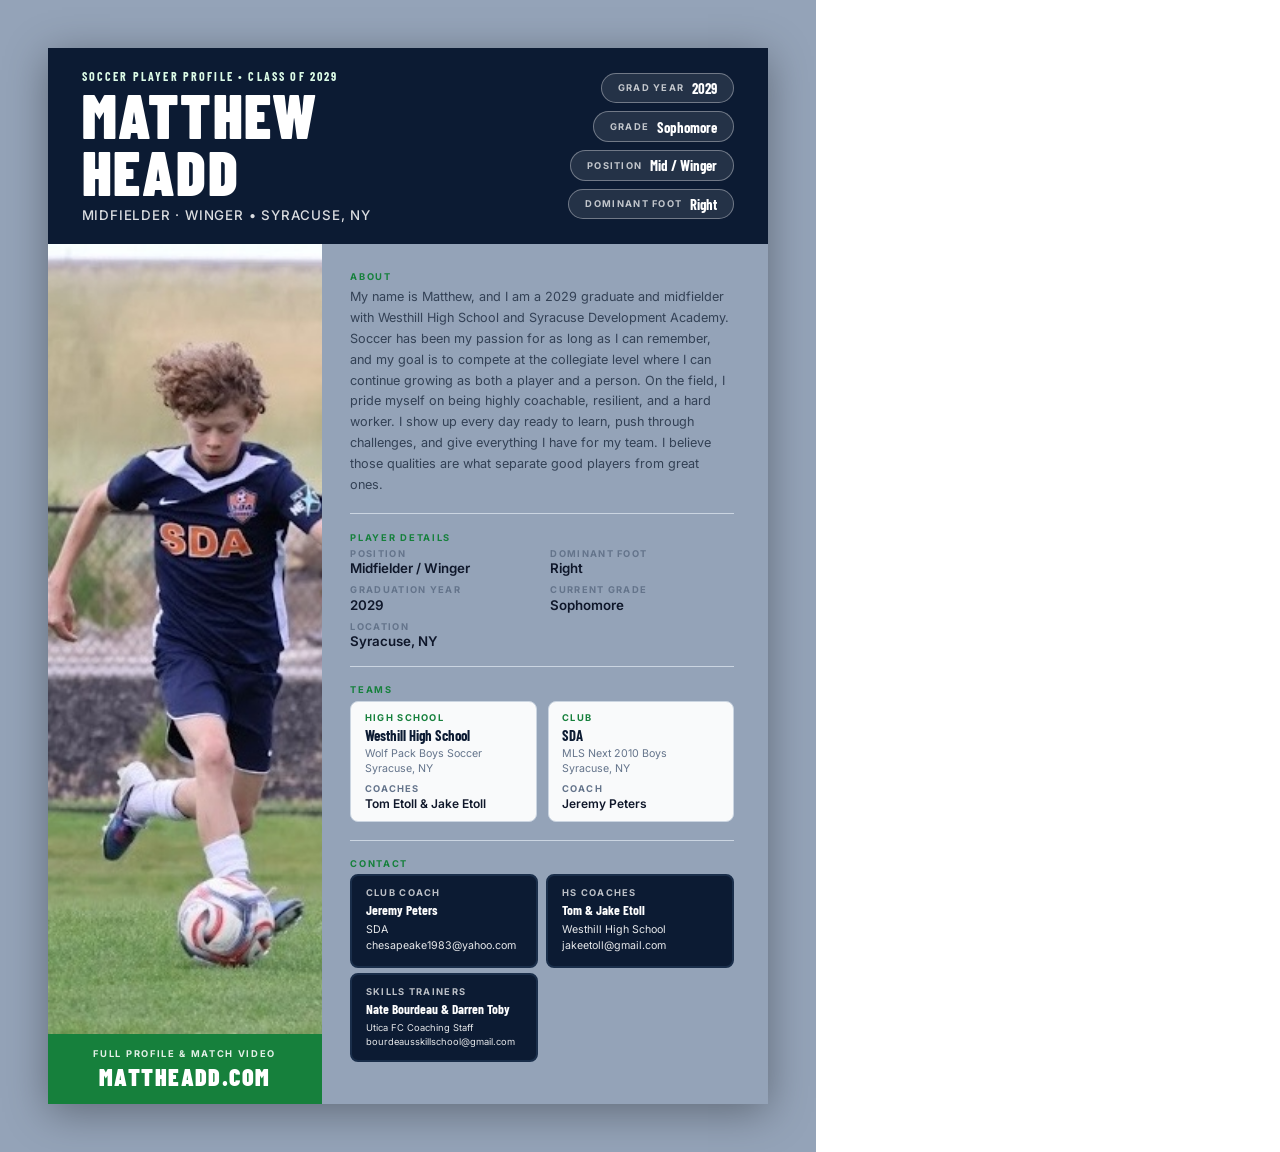
<file: player.html>
<!DOCTYPE html>
<html lang="en">
<head>
  <meta charset="UTF-8" />
  <meta name="viewport" content="width=device-width, initial-scale=1.0" />
  <title>Matthew Headd — Soccer Player Profile</title>
  <link rel="icon" type="image/svg+xml" href="favicon.svg" />
  <link rel="preconnect" href="https://fonts.googleapis.com" />
  <link rel="preconnect" href="https://fonts.gstatic.com" crossorigin />
  <link href="https://fonts.googleapis.com/css2?family=Inter:wght@400;500;600;700&family=Barlow+Condensed:wght@600;700;800;900&display=swap" rel="stylesheet" />
  <style>
    /* -----------------------------------------------------------------------
       Page setup — letter size, no browser margins
    ----------------------------------------------------------------------- */
    @page {
      size: letter portrait;
      margin: 0;
    }

    * { box-sizing: border-box; margin: 0; padding: 0; }

    :root {
      --navy:        #0C1B33;
      --navy-mid:    #1A2E4A;
      --green:       #16803C;
      --green-light: #DCFCE7;
      --white:       #FFFFFF;
      --gray-50:     #F9FAFB;
      --gray-100:    #F1F5F9;
      --gray-300:    #CBD5E1;
      --gray-500:    #64748B;
      --gray-700:    #334155;
      --gray-900:    #0F172A;

      --font-h: 'Barlow Condensed', sans-serif;
      --font-b: 'Inter', sans-serif;

      /* All dimensions in inches so layout is predictable when printing */
      --page-w: 8.5in;
      --page-h: 11in;
      --pad:    0.35in;
    }

    html, body {
      width:  var(--page-w);
      height: var(--page-h);
      font-family: var(--font-b);
      color: var(--gray-900);
      background: var(--white);
      -webkit-print-color-adjust: exact;
      print-color-adjust: exact;
    }

    /* -----------------------------------------------------------------------
       Page wrapper — fixed letter dimensions
    ----------------------------------------------------------------------- */
    .page {
      width:  var(--page-w);
      height: var(--page-h);
      display: flex;
      flex-direction: column;
      overflow: hidden;
    }

    /* -----------------------------------------------------------------------
       Header band
    ----------------------------------------------------------------------- */
    .header {
      background: var(--navy);
      padding: 0.22in var(--pad);
      display: flex;
      align-items: center;
      justify-content: space-between;
      gap: 0.2in;
      flex-shrink: 0;
    }

    .header-left { flex: 1; }

    .header-eyebrow {
      font-family: var(--font-h);
      font-size: 9pt;
      font-weight: 700;
      letter-spacing: 0.18em;
      text-transform: uppercase;
      color: var(--green-light);
      margin-bottom: 3pt;
    }

    .header-name {
      font-family: var(--font-h);
      font-size: 46pt;
      font-weight: 900;
      text-transform: uppercase;
      letter-spacing: 0.02em;
      line-height: 0.92;
      color: var(--white);
    }

    .header-sub {
      font-size: 10pt;
      font-weight: 500;
      color: rgba(255,255,255,0.85);
      margin-top: 5pt;
      letter-spacing: 0.06em;
      text-transform: uppercase;
    }

    /* Stat pills on the right of the header */
    .header-stats {
      display: flex;
      flex-direction: column;
      gap: 6pt;
      align-items: flex-end;
      flex-shrink: 0;
    }

    .stat-pill {
      display: flex;
      align-items: center;
      gap: 6pt;
      background: rgba(255,255,255,0.1);
      border: 1px solid rgba(255,255,255,0.35);
      border-radius: 100pt;
      padding: 4pt 12pt;
    }

    .stat-pill__label {
      font-size: 7pt;
      font-weight: 700;
      letter-spacing: 0.14em;
      text-transform: uppercase;
      color: rgba(255,255,255,0.72);
    }

    .stat-pill__value {
      font-family: var(--font-h);
      font-size: 11pt;
      font-weight: 700;
      color: var(--white);
    }

    /* -----------------------------------------------------------------------
       Body: two-column layout
    ----------------------------------------------------------------------- */
    .body {
      flex: 1;
      display: grid;
      grid-template-columns: 2.85in 1fr;
      min-height: 0;
    }

    /* -----------------------------------------------------------------------
       Left column — photos + website callout
    ----------------------------------------------------------------------- */
    .col-left {
      display: flex;
      flex-direction: column;
      background: var(--gray-100);
      overflow: hidden;
    }

    .photo-main {
      flex: 1;
      overflow: hidden;
      min-height: 0;
    }

    .photo-main img {
      width: 100%;
      height: 100%;
      object-fit: cover;
      object-position: center 20%;
      display: block;
    }

    .website-callout {
      flex-shrink: 0;
      background: var(--green);
      padding: 0.14in var(--pad);
      display: flex;
      flex-direction: column;
      align-items: center;
      gap: 2pt;
    }

    .website-callout__label {
      font-size: 7pt;
      font-weight: 700;
      letter-spacing: 0.18em;
      text-transform: uppercase;
      color: rgba(255,255,255,0.88);
    }

    .website-callout__domain {
      font-family: var(--font-h);
      font-size: 18pt;
      font-weight: 900;
      text-transform: uppercase;
      letter-spacing: 0.06em;
      color: var(--white);
    }

    /* -----------------------------------------------------------------------
       Right column — all text content
    ----------------------------------------------------------------------- */
    .col-right {
      padding: 0.28in var(--pad) 0.22in 0.3in;
      display: flex;
      flex-direction: column;
      gap: 0.18in;
      overflow: hidden;
    }

    /* Section label */
    .section-label {
      font-size: 7pt;
      font-weight: 700;
      letter-spacing: 0.18em;
      text-transform: uppercase;
      color: var(--green);
      margin-bottom: 4pt;
    }

    /* Bio */
    .bio-text {
      font-size: 9.5pt;
      line-height: 1.65;
      color: var(--gray-700);
    }

    /* Divider */
    .divider {
      height: 1px;
      background: var(--gray-300);
      flex-shrink: 0;
    }

    /* Player details grid */
    .details-grid {
      display: grid;
      grid-template-columns: repeat(2, 1fr);
      gap: 6pt 12pt;
    }

    .detail-item { display: flex; flex-direction: column; gap: 1pt; }

    .detail-item__label {
      font-size: 7pt;
      font-weight: 700;
      letter-spacing: 0.14em;
      text-transform: uppercase;
      color: var(--gray-500);
    }

    .detail-item__value {
      font-size: 10pt;
      font-weight: 600;
      color: var(--gray-900);
    }

    /* Teams */
    .teams-row {
      display: grid;
      grid-template-columns: repeat(2, 1fr);
      gap: 8pt;
    }

    .team-block {
      background: var(--gray-50);
      border: 1pt solid var(--gray-300);
      border-radius: 6pt;
      padding: 8pt 10pt;
    }

    .team-block__type {
      font-size: 7pt;
      font-weight: 700;
      letter-spacing: 0.14em;
      text-transform: uppercase;
      color: var(--green);
      margin-bottom: 3pt;
    }

    .team-block__name {
      font-family: var(--font-h);
      font-size: 11pt;
      font-weight: 700;
      color: var(--navy);
      line-height: 1.15;
      margin-bottom: 2pt;
    }

    .team-block__detail {
      font-size: 8pt;
      color: var(--gray-500);
      line-height: 1.4;
    }

    .team-block__coach-label {
      font-size: 7pt;
      font-weight: 700;
      letter-spacing: 0.12em;
      text-transform: uppercase;
      color: var(--gray-500);
      margin-top: 5pt;
      margin-bottom: 1pt;
    }

    .team-block__coach {
      font-size: 9pt;
      font-weight: 600;
      color: var(--gray-900);
    }

    /* Contact */
    .contact-row {
      display: grid;
      grid-template-columns: repeat(2, minmax(0, 1fr));
      gap: 6pt;
    }

    .contact-block {
      background: var(--navy);
      border: 1.5pt solid var(--navy-mid);
      border-radius: 6pt;
      padding: 8pt 10pt;
      min-width: 0;
    }

    .contact-block__label {
      font-size: 7pt;
      font-weight: 700;
      letter-spacing: 0.14em;
      text-transform: uppercase;
      color: rgba(255,255,255,0.72);
      margin-bottom: 3pt;
    }

    .contact-block__name {
      font-family: var(--font-h);
      font-size: 10pt;
      font-weight: 700;
      color: var(--white);
      line-height: 1.2;
      margin-bottom: 3pt;
    }

    .contact-block__value {
      font-size: 8pt;
      color: rgba(255,255,255,0.9);
      line-height: 1.55;
      overflow-wrap: break-word;
      word-break: break-word;
    }

    /* -----------------------------------------------------------------------
       Print overrides
    ----------------------------------------------------------------------- */
    @media print {
      html, body {
        width:  var(--page-w);
        height: var(--page-h);
      }

      .page {
        width:  var(--page-w);
        height: var(--page-h);
      }

      a { text-decoration: none; color: inherit; }

      /* B&W fallbacks: ensure all white text on dark backgrounds stays fully
         opaque so it isn't lost when the printer desaturates colors.        */
      .stat-pill__label,
      .contact-block__label { color: rgba(255,255,255,0.88) !important; }

      .header-sub { color: rgba(255,255,255,0.9) !important; }

      /* Give contact blocks a solid outline so they read as distinct boxes
         even if the navy background prints lighter on some B&W printers.   */
      .contact-block { border: 1.5pt solid #000 !important; }

      /* Give the website callout bar a top border for structural clarity.  */
      .website-callout { border-top: 3pt solid #000; }
    }

    /* -----------------------------------------------------------------------
       Screen preview — center the page on a gray background
    ----------------------------------------------------------------------- */
    @media screen {
      body {
        background: #94a3b8;
        display: flex;
        align-items: flex-start;
        justify-content: center;
        padding: 0.5in;
        min-height: 100vh;
        height: auto;
        width: auto;
      }

      .page {
        box-shadow: 0 8px 40px rgba(0,0,0,0.35);
      }
    }
  </style>
</head>
<body>
<div class="page">

  <!-- Header -->
  <header class="header">
    <div class="header-left">
      <p class="header-eyebrow">Soccer Player Profile &bull; Class of 2029</p>
      <h1 class="header-name">Matthew<br>Headd</h1>
      <p class="header-sub">Midfielder &middot; Winger &bull; Syracuse, NY</p>
    </div>
    <div class="header-stats">
      <div class="stat-pill">
        <span class="stat-pill__label">Grad Year</span>
        <span class="stat-pill__value">2029</span>
      </div>
      <div class="stat-pill">
        <span class="stat-pill__label">Grade</span>
        <span class="stat-pill__value"> Sophomore</span>
      </div>
      <div class="stat-pill">
        <span class="stat-pill__label">Position</span>
        <span class="stat-pill__value">Mid / Winger</span>
      </div>
      <div class="stat-pill">
        <span class="stat-pill__label">Dominant Foot</span>
        <span class="stat-pill__value">Right</span>
      </div>
    </div>
  </header>

  <!-- Body -->
  <div class="body">

    <!-- Left: photos + website -->
    <div class="col-left">
      <div class="photo-main">
        <img src="images/IMG_6256.jpeg" alt="Matthew Headd in match action" />
      </div>
      <div class="website-callout">
        <span class="website-callout__label">Full Profile &amp; Match Video</span>
        <span class="website-callout__domain">mattheadd.com</span>
      </div>
    </div>

    <!-- Right: all text -->
    <div class="col-right">

      <!-- Bio -->
      <div>
        <p class="section-label">About</p>
        <p class="bio-text">
          My name is Matthew, and I am a 2029 graduate and midfielder with Westhill High School
          and Syracuse Development Academy. Soccer has been my passion for as long as I can remember,
          and my goal is to compete at the collegiate level where I can continue growing as both a
          player and a person. On the field, I pride myself on being highly coachable, resilient,
          and a hard worker. I show up every day ready to learn, push through challenges, and give
          everything I have for my team. I believe those qualities are what separate good players
          from great ones.
        </p>
      </div>

      <div class="divider"></div>

      <!-- Player details -->
      <div>
        <p class="section-label">Player Details</p>
        <div class="details-grid">
          <div class="detail-item">
            <span class="detail-item__label">Position</span>
            <span class="detail-item__value">Midfielder / Winger</span>
          </div>
          <div class="detail-item">
            <span class="detail-item__label">Dominant Foot</span>
            <span class="detail-item__value">Right</span>
          </div>
          <div class="detail-item">
            <span class="detail-item__label">Graduation Year</span>
            <span class="detail-item__value">2029</span>
          </div>
          <div class="detail-item">
            <span class="detail-item__label">Current Grade</span>
            <span class="detail-item__value"> Sophomore</span>
          </div>
          <div class="detail-item">
            <span class="detail-item__label">Location</span>
            <span class="detail-item__value">Syracuse, NY</span>
          </div>
        </div>
      </div>

      <div class="divider"></div>

      <!-- Teams -->
      <div>
        <p class="section-label">Teams</p>
        <div class="teams-row">
          <div class="team-block">
            <p class="team-block__type">High School</p>
            <p class="team-block__name">Westhill High School</p>
            <p class="team-block__detail">Wolf Pack Boys Soccer<br/> Syracuse, NY</p>
            <p class="team-block__coach-label">Coaches</p>
            <p class="team-block__coach">Tom Etoll &amp; Jake Etoll</p>
          </div>
          <div class="team-block">
            <p class="team-block__type">Club</p>
            <p class="team-block__name">SDA</p>
            <p class="team-block__detail">MLS Next 2010 Boys <br/> Syracuse, NY</p>
            <p class="team-block__coach-label">Coach</p>
            <p class="team-block__coach">Jeremy Peters</p>
          </div>
        </div>
      </div>

      <div class="divider"></div>

      <!-- Contact -->
      <div>
        <p class="section-label">Contact</p>
        <div class="contact-row">
          <div class="contact-block">
            <p class="contact-block__label">Club Coach</p>
            <p class="contact-block__name">Jeremy Peters</p>
            <p class="contact-block__value">SDA<br/>chesapeake1983@yahoo.com</p>
          </div>
          <div class="contact-block">
            <p class="contact-block__label">HS Coaches</p>
            <p class="contact-block__name">Tom &amp; Jake Etoll</p>
            <p class="contact-block__value">Westhill High School<br>jakeetoll@gmail.com</p>
          </div>
        </div>
        <p class="section-label"></p>
        <div class="contact-row">
                    <div class="contact-block">
            <p class="contact-block__label">Skills Trainers</p>
            <p class="contact-block__name">Nate Bourdeau &amp; Darren Toby</p>
            <p class="contact-block__value" style="font-size: 7pt;">Utica FC Coaching Staff<br/>bourdeausskillschool@gmail.com</p>
          </div>
        </div>
      </div>

    </div><!-- /col-right -->
  </div><!-- /body -->

</div><!-- /page -->
</body>
</html>
</file>
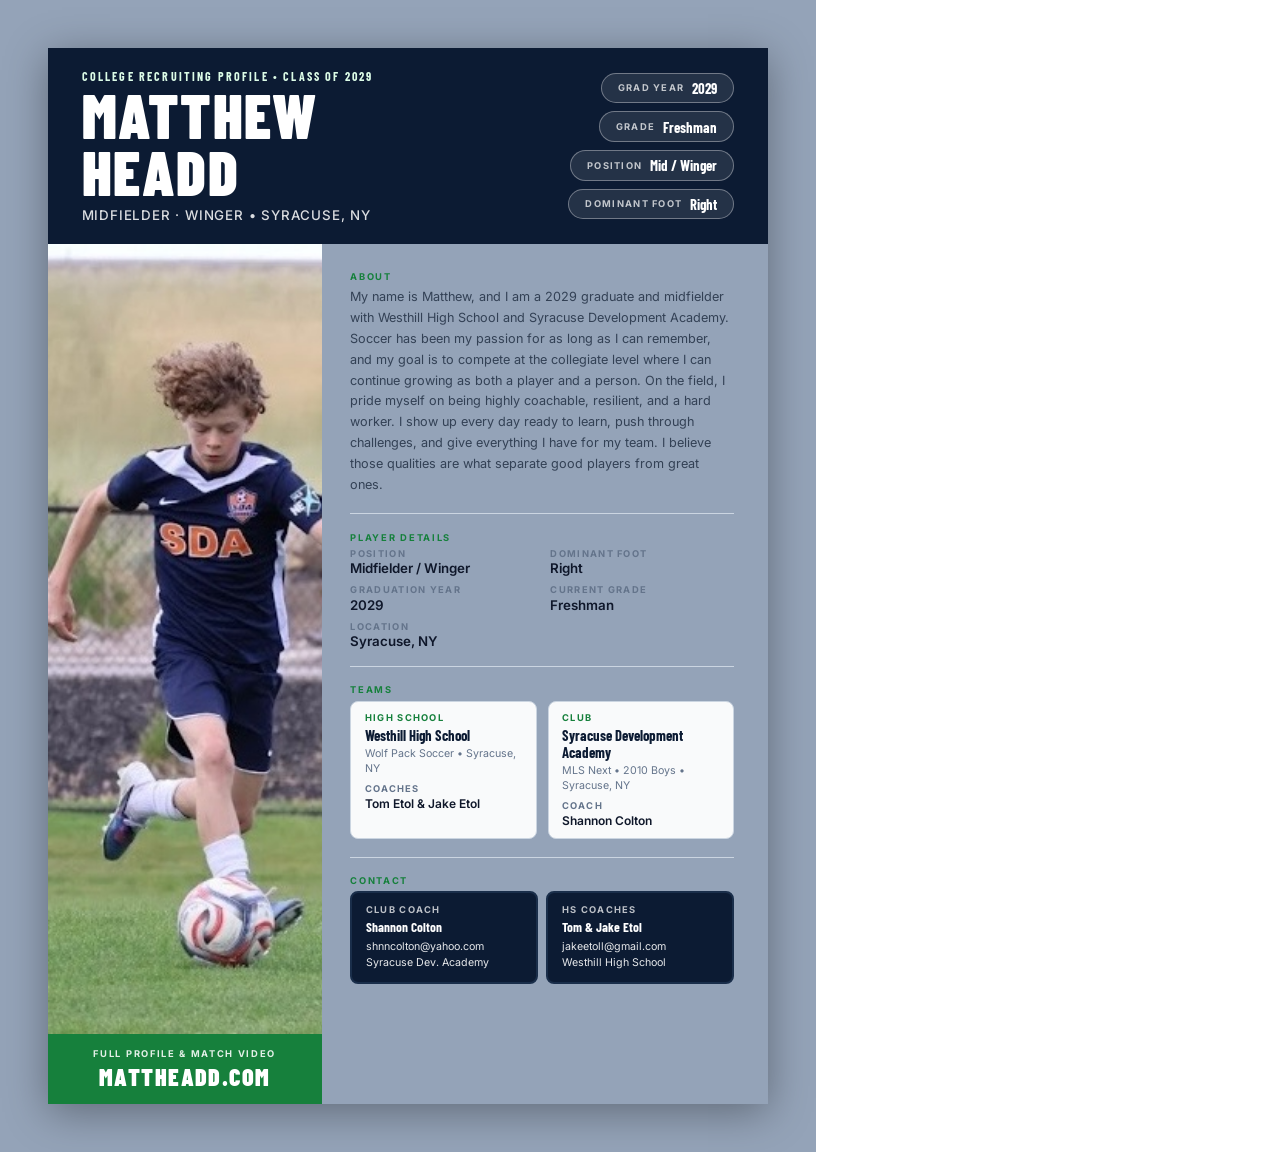
<file: recruit.html>
<!DOCTYPE html>
<html lang="en">
<head>
  <meta charset="UTF-8" />
  <meta name="viewport" content="width=device-width, initial-scale=1.0" />
  <title>Matthew Headd — Recruiting Profile</title>
  <link rel="preconnect" href="https://fonts.googleapis.com" />
  <link rel="preconnect" href="https://fonts.gstatic.com" crossorigin />
  <link href="https://fonts.googleapis.com/css2?family=Inter:wght@400;500;600;700&family=Barlow+Condensed:wght@600;700;800;900&display=swap" rel="stylesheet" />
  <style>
    /* -----------------------------------------------------------------------
       Page setup — letter size, no browser margins
    ----------------------------------------------------------------------- */
    @page {
      size: letter portrait;
      margin: 0;
    }

    * { box-sizing: border-box; margin: 0; padding: 0; }

    :root {
      --navy:        #0C1B33;
      --navy-mid:    #1A2E4A;
      --green:       #16803C;
      --green-light: #DCFCE7;
      --white:       #FFFFFF;
      --gray-50:     #F9FAFB;
      --gray-100:    #F1F5F9;
      --gray-300:    #CBD5E1;
      --gray-500:    #64748B;
      --gray-700:    #334155;
      --gray-900:    #0F172A;

      --font-h: 'Barlow Condensed', sans-serif;
      --font-b: 'Inter', sans-serif;

      /* All dimensions in inches so layout is predictable when printing */
      --page-w: 8.5in;
      --page-h: 11in;
      --pad:    0.35in;
    }

    html, body {
      width:  var(--page-w);
      height: var(--page-h);
      font-family: var(--font-b);
      color: var(--gray-900);
      background: var(--white);
      -webkit-print-color-adjust: exact;
      print-color-adjust: exact;
    }

    /* -----------------------------------------------------------------------
       Page wrapper — fixed letter dimensions
    ----------------------------------------------------------------------- */
    .page {
      width:  var(--page-w);
      height: var(--page-h);
      display: flex;
      flex-direction: column;
      overflow: hidden;
    }

    /* -----------------------------------------------------------------------
       Header band
    ----------------------------------------------------------------------- */
    .header {
      background: var(--navy);
      padding: 0.22in var(--pad);
      display: flex;
      align-items: center;
      justify-content: space-between;
      gap: 0.2in;
      flex-shrink: 0;
    }

    .header-left { flex: 1; }

    .header-eyebrow {
      font-family: var(--font-h);
      font-size: 9pt;
      font-weight: 700;
      letter-spacing: 0.18em;
      text-transform: uppercase;
      color: var(--green-light);
      margin-bottom: 3pt;
    }

    .header-name {
      font-family: var(--font-h);
      font-size: 46pt;
      font-weight: 900;
      text-transform: uppercase;
      letter-spacing: 0.02em;
      line-height: 0.92;
      color: var(--white);
    }

    .header-sub {
      font-size: 10pt;
      font-weight: 500;
      color: rgba(255,255,255,0.85);
      margin-top: 5pt;
      letter-spacing: 0.06em;
      text-transform: uppercase;
    }

    /* Stat pills on the right of the header */
    .header-stats {
      display: flex;
      flex-direction: column;
      gap: 6pt;
      align-items: flex-end;
      flex-shrink: 0;
    }

    .stat-pill {
      display: flex;
      align-items: center;
      gap: 6pt;
      background: rgba(255,255,255,0.1);
      border: 1px solid rgba(255,255,255,0.35);
      border-radius: 100pt;
      padding: 4pt 12pt;
    }

    .stat-pill__label {
      font-size: 7pt;
      font-weight: 700;
      letter-spacing: 0.14em;
      text-transform: uppercase;
      color: rgba(255,255,255,0.72);
    }

    .stat-pill__value {
      font-family: var(--font-h);
      font-size: 11pt;
      font-weight: 700;
      color: var(--white);
    }

    /* -----------------------------------------------------------------------
       Body: two-column layout
    ----------------------------------------------------------------------- */
    .body {
      flex: 1;
      display: grid;
      grid-template-columns: 2.85in 1fr;
      min-height: 0;
    }

    /* -----------------------------------------------------------------------
       Left column — photos + website callout
    ----------------------------------------------------------------------- */
    .col-left {
      display: flex;
      flex-direction: column;
      background: var(--gray-100);
      overflow: hidden;
    }

    .photo-main {
      flex: 1;
      overflow: hidden;
      min-height: 0;
    }

    .photo-main img {
      width: 100%;
      height: 100%;
      object-fit: cover;
      object-position: center 20%;
      display: block;
    }

    .website-callout {
      flex-shrink: 0;
      background: var(--green);
      padding: 0.14in var(--pad);
      display: flex;
      flex-direction: column;
      align-items: center;
      gap: 2pt;
    }

    .website-callout__label {
      font-size: 7pt;
      font-weight: 700;
      letter-spacing: 0.18em;
      text-transform: uppercase;
      color: rgba(255,255,255,0.88);
    }

    .website-callout__domain {
      font-family: var(--font-h);
      font-size: 18pt;
      font-weight: 900;
      text-transform: uppercase;
      letter-spacing: 0.06em;
      color: var(--white);
    }

    /* -----------------------------------------------------------------------
       Right column — all text content
    ----------------------------------------------------------------------- */
    .col-right {
      padding: 0.28in var(--pad) 0.22in 0.3in;
      display: flex;
      flex-direction: column;
      gap: 0.18in;
      overflow: hidden;
    }

    /* Section label */
    .section-label {
      font-size: 7pt;
      font-weight: 700;
      letter-spacing: 0.18em;
      text-transform: uppercase;
      color: var(--green);
      margin-bottom: 4pt;
    }

    /* Bio */
    .bio-text {
      font-size: 9.5pt;
      line-height: 1.65;
      color: var(--gray-700);
    }

    /* Divider */
    .divider {
      height: 1px;
      background: var(--gray-300);
      flex-shrink: 0;
    }

    /* Player details grid */
    .details-grid {
      display: grid;
      grid-template-columns: repeat(2, 1fr);
      gap: 6pt 12pt;
    }

    .detail-item { display: flex; flex-direction: column; gap: 1pt; }

    .detail-item__label {
      font-size: 7pt;
      font-weight: 700;
      letter-spacing: 0.14em;
      text-transform: uppercase;
      color: var(--gray-500);
    }

    .detail-item__value {
      font-size: 10pt;
      font-weight: 600;
      color: var(--gray-900);
    }

    /* Teams */
    .teams-row {
      display: grid;
      grid-template-columns: repeat(2, 1fr);
      gap: 8pt;
    }

    .team-block {
      background: var(--gray-50);
      border: 1pt solid var(--gray-300);
      border-radius: 6pt;
      padding: 8pt 10pt;
    }

    .team-block__type {
      font-size: 7pt;
      font-weight: 700;
      letter-spacing: 0.14em;
      text-transform: uppercase;
      color: var(--green);
      margin-bottom: 3pt;
    }

    .team-block__name {
      font-family: var(--font-h);
      font-size: 11pt;
      font-weight: 700;
      color: var(--navy);
      line-height: 1.15;
      margin-bottom: 2pt;
    }

    .team-block__detail {
      font-size: 8pt;
      color: var(--gray-500);
      line-height: 1.4;
    }

    .team-block__coach-label {
      font-size: 7pt;
      font-weight: 700;
      letter-spacing: 0.12em;
      text-transform: uppercase;
      color: var(--gray-500);
      margin-top: 5pt;
      margin-bottom: 1pt;
    }

    .team-block__coach {
      font-size: 9pt;
      font-weight: 600;
      color: var(--gray-900);
    }

    /* Contact */
    .contact-row {
      display: grid;
      grid-template-columns: repeat(2, minmax(0, 1fr));
      gap: 6pt;
    }

    .contact-block {
      background: var(--navy);
      border: 1.5pt solid var(--navy-mid);
      border-radius: 6pt;
      padding: 8pt 10pt;
      min-width: 0;
    }

    .contact-block__label {
      font-size: 7pt;
      font-weight: 700;
      letter-spacing: 0.14em;
      text-transform: uppercase;
      color: rgba(255,255,255,0.72);
      margin-bottom: 3pt;
    }

    .contact-block__name {
      font-family: var(--font-h);
      font-size: 10pt;
      font-weight: 700;
      color: var(--white);
      line-height: 1.2;
      margin-bottom: 3pt;
    }

    .contact-block__value {
      font-size: 8pt;
      color: rgba(255,255,255,0.9);
      line-height: 1.55;
      overflow-wrap: break-word;
      word-break: break-word;
    }

    /* -----------------------------------------------------------------------
       Print overrides
    ----------------------------------------------------------------------- */
    @media print {
      html, body {
        width:  var(--page-w);
        height: var(--page-h);
      }

      .page {
        width:  var(--page-w);
        height: var(--page-h);
      }

      a { text-decoration: none; color: inherit; }

      /* B&W fallbacks: ensure all white text on dark backgrounds stays fully
         opaque so it isn't lost when the printer desaturates colors.        */
      .stat-pill__label,
      .contact-block__label { color: rgba(255,255,255,0.88) !important; }

      .header-sub { color: rgba(255,255,255,0.9) !important; }

      /* Give contact blocks a solid outline so they read as distinct boxes
         even if the navy background prints lighter on some B&W printers.   */
      .contact-block { border: 1.5pt solid #000 !important; }

      /* Give the website callout bar a top border for structural clarity.  */
      .website-callout { border-top: 3pt solid #000; }
    }

    /* -----------------------------------------------------------------------
       Screen preview — center the page on a gray background
    ----------------------------------------------------------------------- */
    @media screen {
      body {
        background: #94a3b8;
        display: flex;
        align-items: flex-start;
        justify-content: center;
        padding: 0.5in;
        min-height: 100vh;
        height: auto;
        width: auto;
      }

      .page {
        box-shadow: 0 8px 40px rgba(0,0,0,0.35);
      }
    }
  </style>
</head>
<body>
<div class="page">

  <!-- Header -->
  <header class="header">
    <div class="header-left">
      <p class="header-eyebrow">College Recruiting Profile &bull; Class of 2029</p>
      <h1 class="header-name">Matthew<br>Headd</h1>
      <p class="header-sub">Midfielder &middot; Winger &bull; Syracuse, NY</p>
    </div>
    <div class="header-stats">
      <div class="stat-pill">
        <span class="stat-pill__label">Grad Year</span>
        <span class="stat-pill__value">2029</span>
      </div>
      <div class="stat-pill">
        <span class="stat-pill__label">Grade</span>
        <span class="stat-pill__value">Freshman</span>
      </div>
      <div class="stat-pill">
        <span class="stat-pill__label">Position</span>
        <span class="stat-pill__value">Mid / Winger</span>
      </div>
      <div class="stat-pill">
        <span class="stat-pill__label">Dominant Foot</span>
        <span class="stat-pill__value">Right</span>
      </div>
    </div>
  </header>

  <!-- Body -->
  <div class="body">

    <!-- Left: photos + website -->
    <div class="col-left">
      <div class="photo-main">
        <img src="images/IMG_6256.jpeg" alt="Matthew Headd in match action" />
      </div>
      <div class="website-callout">
        <span class="website-callout__label">Full Profile &amp; Match Video</span>
        <span class="website-callout__domain">mattheadd.com</span>
      </div>
    </div>

    <!-- Right: all text -->
    <div class="col-right">

      <!-- Bio -->
      <div>
        <p class="section-label">About</p>
        <p class="bio-text">
          My name is Matthew, and I am a 2029 graduate and midfielder with Westhill High School
          and Syracuse Development Academy. Soccer has been my passion for as long as I can remember,
          and my goal is to compete at the collegiate level where I can continue growing as both a
          player and a person. On the field, I pride myself on being highly coachable, resilient,
          and a hard worker. I show up every day ready to learn, push through challenges, and give
          everything I have for my team. I believe those qualities are what separate good players
          from great ones.
        </p>
      </div>

      <div class="divider"></div>

      <!-- Player details -->
      <div>
        <p class="section-label">Player Details</p>
        <div class="details-grid">
          <div class="detail-item">
            <span class="detail-item__label">Position</span>
            <span class="detail-item__value">Midfielder / Winger</span>
          </div>
          <div class="detail-item">
            <span class="detail-item__label">Dominant Foot</span>
            <span class="detail-item__value">Right</span>
          </div>
          <div class="detail-item">
            <span class="detail-item__label">Graduation Year</span>
            <span class="detail-item__value">2029</span>
          </div>
          <div class="detail-item">
            <span class="detail-item__label">Current Grade</span>
            <span class="detail-item__value">Freshman</span>
          </div>
          <div class="detail-item">
            <span class="detail-item__label">Location</span>
            <span class="detail-item__value">Syracuse, NY</span>
          </div>
        </div>
      </div>

      <div class="divider"></div>

      <!-- Teams -->
      <div>
        <p class="section-label">Teams</p>
        <div class="teams-row">
          <div class="team-block">
            <p class="team-block__type">High School</p>
            <p class="team-block__name">Westhill High School</p>
            <p class="team-block__detail">Wolf Pack Soccer &bull; Syracuse, NY</p>
            <p class="team-block__coach-label">Coaches</p>
            <p class="team-block__coach">Tom Etol &amp; Jake Etol</p>
          </div>
          <div class="team-block">
            <p class="team-block__type">Club</p>
            <p class="team-block__name">Syracuse Development Academy</p>
            <p class="team-block__detail">MLS Next &bull; 2010 Boys &bull; Syracuse, NY</p>
            <p class="team-block__coach-label">Coach</p>
            <p class="team-block__coach">Shannon Colton</p>
          </div>
        </div>
      </div>

      <div class="divider"></div>

      <!-- Contact -->
      <div>
        <p class="section-label">Contact</p>
        <div class="contact-row">
          <div class="contact-block">
            <p class="contact-block__label">Club Coach</p>
            <p class="contact-block__name">Shannon Colton</p>
            <p class="contact-block__value">shnncolton@yahoo.com<br>Syracuse Dev. Academy</p>
          </div>
          <div class="contact-block">
            <p class="contact-block__label">HS Coaches</p>
            <p class="contact-block__name">Tom &amp; Jake Etol</p>
            <p class="contact-block__value">jakeetoll@gmail.com<br>Westhill High School</p>
          </div>
        </div>
      </div>

    </div><!-- /col-right -->
  </div><!-- /body -->

</div><!-- /page -->
</body>
</html>
</file>
